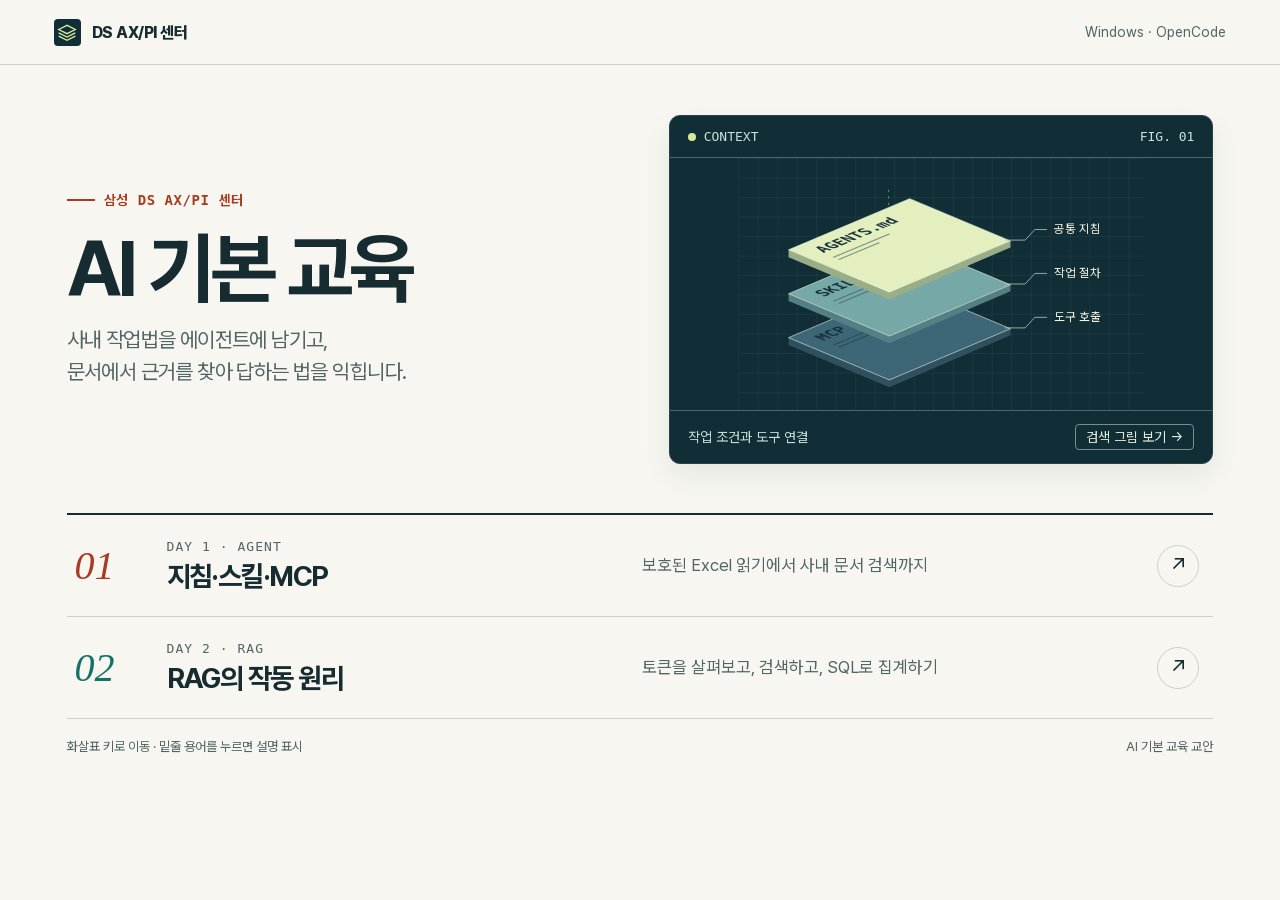
<file: index.html>
<!doctype html>
<html lang="ko">
  <head>
    <meta charset="utf-8" />
    <meta name="viewport" content="width=device-width, initial-scale=1" />
    <meta name="theme-color" content="#112e37" />
    <meta
      name="description"
      content="삼성 DS AX/PI 센터 AI 기본 교육. Windows OpenCode 실습에서 지침·스킬·MCP와 RAG의 원리를 배우는 대화형 교안 두 편."
    />
    <title>AI 기본 교육 | 삼성 DS AX/PI 센터</title>
    <link rel="icon" href="assets/icon.svg" />
    <link rel="stylesheet" href="assets/base.css" />
  </head>
  <body>
    <div class="shell">
      <header class="topbar">
        <div class="brand">
          <span class="brand-mark" aria-hidden="true"
            ><svg viewBox="0 0 24 24">
              <g fill="none" stroke="currentColor" stroke-width="1.6">
                <path d="m2 9 10-5 10 5-10 5zM2 13l10 5 10-5M2 17l10 5 10-5" />
              </g></svg></span
          ><span>DS AX/PI 센터</span>
        </div>
        <span class="topmeta">Windows · OpenCode</span>
      </header>
      <main class="home">
        <div class="home-hero">
          <div>
            <p class="eyebrow">삼성 DS AX/PI 센터</p>
            <h1><span>AI 기본 교육</span></h1>
            <p class="lead">
              사내 작업법을 에이전트에 남기고,<br />문서에서 근거를 찾아 답하는
              법을 익힙니다.
            </p>
          </div>
          <div class="instrument">
            <div class="fighead">
              <span
                ><i class="lamp"></i
                ><span id="instrumentTitle">CONTEXT</span></span
              ><span id="figNumber">FIG. 01</span>
            </div>
            <div id="art"></div>
            <div class="figfoot">
              <span id="artLabel">작업 조건과 도구 연결</span
              ><button type="button" id="switchFig">검색 그림 보기 →</button>
            </div>
          </div>
        </div>
        <nav class="course-index" aria-label="교안 선택">
          <a class="course-link" href="agent/index.html"
            ><span class="no">01</span>
            <div>
              <small>DAY 1 · AGENT</small>
              <h2>지침·스킬·MCP</h2>
            </div>
            <p>보호된 Excel 읽기에서 사내 문서 검색까지</p>
            <span class="round" aria-hidden="true">↗</span></a
          >
          <a class="course-link r" href="rag/index.html"
            ><span class="no">02</span>
            <div>
              <small>DAY 2 · RAG</small>
              <h2>RAG의 작동 원리</h2>
            </div>
            <p>토큰을 살펴보고, 검색하고, SQL로 집계하기</p>
            <span class="round" aria-hidden="true">↗</span></a
          >
        </nav>
        <footer class="home-footer">
          <span>화살표 키로 이동 · 밑줄 용어를 누르면 설명 표시</span
          ><span>AI 기본 교육 교안</span>
        </footer>
      </main>
    </div>
    <script src="assets/art.js"></script>
    <script>
      let active = 0;
      function figure() {
        document.querySelector("#art").innerHTML = active
          ? searchArt()
          : contextArt();
        document.querySelector("#instrumentTitle").textContent = active
          ? "RETRIEVAL"
          : "CONTEXT";
        document.querySelector("#figNumber").textContent = active
          ? "FIG. 02"
          : "FIG. 01";
        document.querySelector("#artLabel").textContent = active
          ? "질문과 가까운 문서 찾기"
          : "작업 조건과 도구 연결";
        document.querySelector("#switchFig").textContent = active
          ? "작업 그림 보기 →"
          : "검색 그림 보기 →";
      }
      document.querySelector("#switchFig").onclick = () => {
        active = 1 - active;
        figure();
      };
      figure();
    </script>
  </body>
</html>
</file>
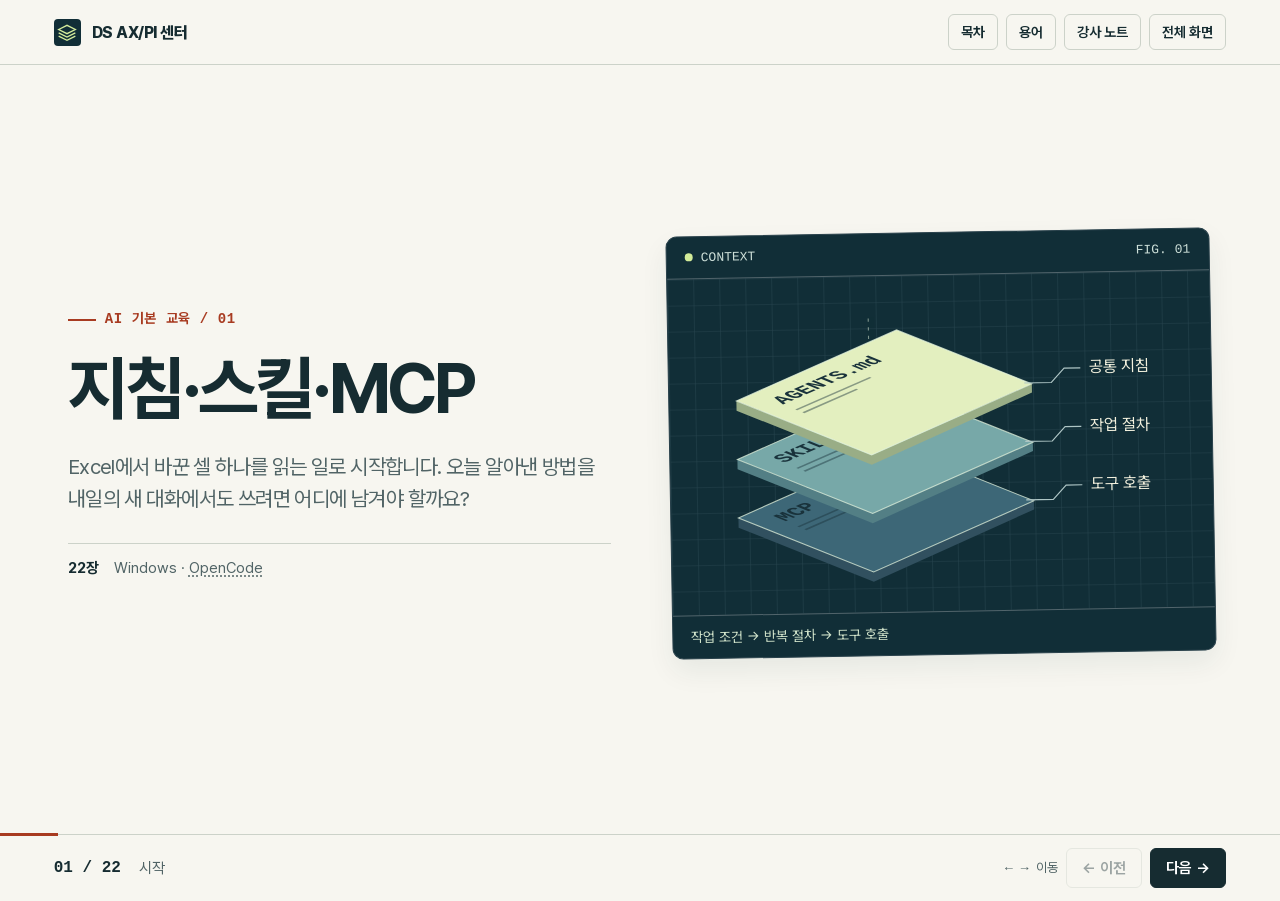
<file: agent/index.html>
<!doctype html>
<html lang="ko">
  <head>
    <meta charset="utf-8" />
    <meta name="viewport" content="width=device-width, initial-scale=1" />
    <meta name="theme-color" content="#112e37" />
    <title>지침·스킬·MCP | AI 기본 교육</title>
    <link rel="icon" href="../assets/icon.svg" />
    <link rel="stylesheet" href="../assets/base.css" />
  </head>
  <body data-deck="agent">
    <div class="deck-shell">
      <header class="topbar">
        <a
          href="../index.html"
          class="brand"
          aria-label="DS AX/PI 센터 교안 목록"
          ><span class="brand-mark" aria-hidden="true"
            ><svg viewBox="0 0 24 24">
              <g fill="none" stroke="currentColor" stroke-width="1.6">
                <path d="m2 9 10-5 10 5-10 5zM2 13l10 5 10-5M2 17l10 5 10-5" />
              </g></svg></span
          ><span>DS AX/PI 센터</span></a
        >
        <nav class="tools" aria-label="발표 도구">
          <button class="chrome" data-dialog="toc" title="목차 (M)">목차</button
          ><button class="chrome" data-dialog="gloss">용어</button
          ><button class="chrome" data-dialog="note" title="강사 노트 (N)">
            강사 노트</button
          ><button class="chrome" id="fullscreen" aria-pressed="false">
            전체 화면
          </button>
        </nav>
      </header>
      <main id="page" class="page"></main>
      <footer class="deckfoot">
        <div class="progress"></div>
        <div class="footin">
          <div class="countgroup">
            <span class="pagecount"></span><span class="section-label"></span>
          </div>
          <div class="btns">
            <span class="key">← → 이동</span
            ><button id="prev" class="ctrl">← 이전</button
            ><button id="next" class="ctrl primary">다음 →</button>
          </div>
        </div>
      </footer>
    </div>
    <dialog aria-labelledby="dialogTitle">
      <div class="dialog-head">
        <h2 id="dialogTitle"></h2>
        <button id="closeDialog" class="chrome">닫기 ×</button>
      </div>
      <div id="dialogBody"></div>
    </dialog>
    <div class="tooltip" id="termTip" role="tooltip" hidden></div>
    <div id="announcer" aria-live="polite" class="sr"></div>
    <noscript>이 교안을 보려면 브라우저에서 JavaScript를 켜 주세요.</noscript>
    <script src="../assets/art.js"></script>
    <script src="../assets/shared.js"></script>
    <script src="../assets/agent-widgets.js"></script>
    <script src="lesson.js"></script>
    <script src="../assets/deck.js"></script>
  </body>
</html>
</file>
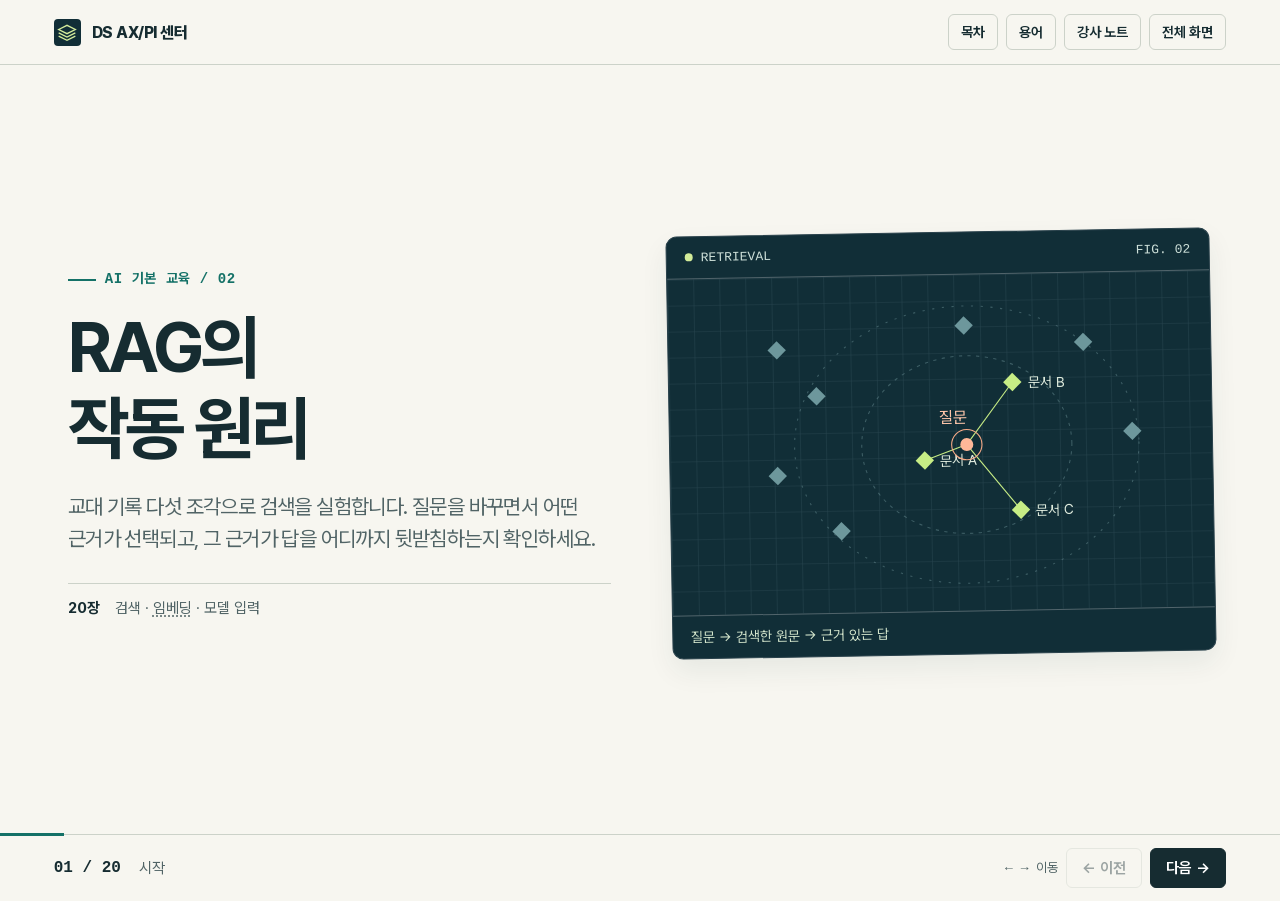
<file: rag/index.html>
<!doctype html>
<html lang="ko">
  <head>
    <meta charset="utf-8" />
    <meta name="viewport" content="width=device-width, initial-scale=1" />
    <meta name="theme-color" content="#112e37" />
    <title>RAG의 작동 원리 | AI 기본 교육</title>
    <link rel="icon" href="../assets/icon.svg" />
    <link rel="stylesheet" href="../assets/base.css" />
  </head>
  <body data-deck="rag">
    <div class="deck-shell">
      <header class="topbar">
        <a
          href="../index.html"
          class="brand"
          aria-label="DS AX/PI 센터 교안 목록"
          ><span class="brand-mark" aria-hidden="true"
            ><svg viewBox="0 0 24 24">
              <g fill="none" stroke="currentColor" stroke-width="1.6">
                <path d="m2 9 10-5 10 5-10 5zM2 13l10 5 10-5M2 17l10 5 10-5" />
              </g></svg></span
          ><span>DS AX/PI 센터</span></a
        >
        <nav class="tools" aria-label="발표 도구">
          <button class="chrome" data-dialog="toc" title="목차 (M)">목차</button
          ><button class="chrome" data-dialog="gloss">용어</button
          ><button class="chrome" data-dialog="note" title="강사 노트 (N)">
            강사 노트</button
          ><button class="chrome" id="fullscreen" aria-pressed="false">
            전체 화면
          </button>
        </nav>
      </header>
      <main id="page" class="page"></main>
      <footer class="deckfoot">
        <div class="progress"></div>
        <div class="footin">
          <div class="countgroup">
            <span class="pagecount"></span><span class="section-label"></span>
          </div>
          <div class="btns">
            <span class="key">← → 이동</span
            ><button id="prev" class="ctrl">← 이전</button
            ><button id="next" class="ctrl primary">다음 →</button>
          </div>
        </div>
      </footer>
    </div>
    <dialog aria-labelledby="dialogTitle">
      <div class="dialog-head">
        <h2 id="dialogTitle"></h2>
        <button id="closeDialog" class="chrome">닫기 ×</button>
      </div>
      <div id="dialogBody"></div>
    </dialog>
    <div class="tooltip" id="termTip" role="tooltip" hidden></div>
    <div id="announcer" aria-live="polite" class="sr"></div>
    <noscript>이 교안을 보려면 브라우저에서 JavaScript를 켜 주세요.</noscript>
    <script src="../assets/art.js"></script>
    <script src="../assets/shared.js"></script>
    <script src="../assets/corpus.js"></script>
    <script src="../assets/rag-widgets.js"></script>
    <script src="lesson.js"></script>
    <script src="../assets/deck.js"></script>
  </body>
</html>
</file>
<file: assets/base.css>
@font-face {
  font-family: Pretendard;
  src: url(pretendard.woff2) format("woff2");
  font-weight: 100 900;
  font-display: swap;
}
:root {
  --paper: #f7f6f0;
  --white: #fffefa;
  --ink: #162c31;
  --soft: #516466;
  --line: #ccd2c9;
  --dark: #112e37;
  --red: #a83b21;
  --accent: #a83b21;
  --tint: #f6e6dc;
  --lime: #d6efa7;
  --mono: ui-monospace, SFMono-Regular, Consolas, monospace;
}
* {
  box-sizing: border-box;
}
body {
  margin: 0;
  background: var(--paper);
  color: var(--ink);
  font-family: Pretendard, "Malgun Gothic", sans-serif;
  word-break: keep-all;
  overflow-wrap: break-word;
}
a {
  color: inherit;
  text-underline-offset: 4px;
}
button,
input,
select {
  font: inherit;
}
button,
a.ctrl {
  cursor: pointer;
}
button {
  color: inherit;
}
button:focus-visible,
a:focus-visible,
input:focus-visible,
select:focus-visible,
summary:focus-visible {
  outline: 3px solid #db7a21;
  outline-offset: 3px;
}
button:disabled {
  cursor: default;
  opacity: 0.4;
}
::selection {
  background: #cee9b5;
  color: #19342b;
}
body[data-deck="rag"] {
  --accent: #147167;
  --tint: #dcefe5;
}
.mono,
.eyebrow,
.fighead,
.pagecount,
.key,
.step-tag {
  font-family: var(--mono), Pretendard, sans-serif;
  font-variant-numeric: tabular-nums;
}
.shell {
  max-width: 1580px;
  margin: auto;
}
.topbar {
  display: flex;
  align-items: center;
  justify-content: space-between;
  padding: 0 clamp(20px, 4.2vw, 84px);
  height: 65px;
  border-bottom: 1px solid var(--line);
  gap: 12px;
}
.brand {
  display: flex;
  align-items: center;
  gap: 11px;
  text-decoration: none;
  font-weight: 780;
  font-size: 16px;
  letter-spacing: -0.03em;
}
.brand-mark {
  width: 27px;
  height: 27px;
  background: var(--dark);
  color: #d5ec9c;
  display: grid;
  place-items: center;
  border-radius: 4px;
}
.brand-mark svg {
  width: 20px;
  height: 20px;
}
.topmeta {
  color: var(--soft);
  font-size: 14px;
}
.tools,
.btns,
.choices {
  display: flex;
  gap: 8px;
  align-items: center;
  flex-wrap: wrap;
}
.chrome,
.ctrl,
.choice,
.copy,
.action,
.tool-link {
  display: inline-flex;
  align-items: center;
  justify-content: center;
  gap: 7px;
  min-height: 40px;
  border: 1px solid var(--line);
  border-radius: 6px;
  background: transparent;
  padding: 9px 15px;
  font-weight: 630;
  font-size: 15px;
  text-decoration: none;
}
.chrome,
.copy {
  font-size: 14px;
  min-height: 36px;
  padding: 7px 12px;
}
.ctrl:hover,
.chrome:hover,
.choice:hover,
.copy:hover,
.tool-link:hover {
  background: #e8ece3;
}
.primary,
.action {
  background: var(--ink);
  color: white;
  border-color: var(--ink);
}
.action:hover,
.primary:hover {
  background: #29474d;
}
.choice[aria-pressed="true"] {
  background: var(--ink);
  color: #fff;
  border-color: var(--ink);
}
.key {
  color: var(--soft);
  font-size: 13px;
}
.hero-num {
  font-family: Georgia, serif;
  font-style: italic;
  font-weight: 400;
  color: var(--accent);
}
.eyebrow {
  display: flex;
  align-items: center;
  gap: 9px;
  font-size: 14px;
  font-weight: 650;
  letter-spacing: 0.04em;
  color: var(--accent);
  margin: 0 0 17px;
}
.eyebrow:before {
  content: "";
  width: 28px;
  height: 2px;
  background: currentColor;
}
h1,
h2,
h3,
p {
  margin: 0;
}
h1,
h2,
h3 {
  letter-spacing: -0.055em;
  line-height: 1.14;
}
p {
  line-height: 1.55;
}
h1 {
  font-size: clamp(42px, 5.5vw, 82px);
}
h2 {
  font-size: clamp(36px, 4.35vw, 70px);
}
h3 {
  font-size: clamp(24px, 2.4vw, 34px);
}
.lead {
  font-size: clamp(19px, 1.65vw, 26px);
  color: var(--soft);
  line-height: 1.52;
  letter-spacing: -0.028em;
  margin-top: 14px;
}
.small {
  font-size: 15px;
  line-height: 1.5;
  color: var(--soft);
}
.home {
  padding: 0 clamp(22px, 5.2vw, 86px) 34px;
}
.home-hero {
  display: grid;
  grid-template-columns: 1fr 1fr;
  gap: 5%;
  align-items: center;
  min-height: 390px;
  padding: clamp(32px, 5.5vh, 65px) 0;
}
.home-hero h1 {
  font-size: clamp(54px, 6.1vw, 98px);
  line-height: 1.05;
}
.home-hero h1 span {
  display: block;
}
.home-hero p.lead {
  max-width: 560px;
}
.instrument {
  border: 1px solid #29414b;
  border-radius: 11px;
  background: var(--dark);
  color: #e3ecdf;
  overflow: hidden;
  box-shadow: 0 12px 28px #12323812;
}
.instrument svg {
  display: block;
  width: 100%;
  height: auto;
}
.fighead,
.figfoot {
  display: flex;
  align-items: center;
  justify-content: space-between;
  gap: 12px;
  padding: 13px 18px;
  font-size: 13px;
}
.fighead {
  border-bottom: 1px solid #51646b;
  color: #cee0d9;
}
.figfoot {
  border-top: 1px solid #51646b;
  color: #caddd6;
  font-size: 14px;
}
.fighead .lamp {
  width: 8px;
  height: 8px;
  border-radius: 50%;
  display: inline-block;
  background: #d3ec99;
  margin-right: 8px;
}
.home-hero .instrument svg {
  max-height: min(28vh, 295px);
}
.figfoot button {
  background: transparent;
  color: #e4efdf;
  border: 1px solid #789089;
  border-radius: 4px;
  padding: 4px 10px;
}
.course-index {
  border-top: 2px solid var(--ink);
}
.course-link {
  display: grid;
  align-items: center;
  grid-template-columns: 76px minmax(260px, 0.92fr) minmax(230px, 1fr) 48px;
  gap: 16px;
  padding: 24px 8px;
  border-bottom: 1px solid var(--line);
  text-decoration: none;
}
.course-link:hover {
  background: #e9ede3;
}
.course-link .no {
  font:
    italic 40px Georgia,
    serif;
  color: var(--red);
}
.course-link.r .no {
  color: #147167;
}
.course-link h2 {
  font-size: clamp(23px, 2.2vw, 35px);
}
.course-link small {
  font: 13px var(--mono);
  letter-spacing: 0.08em;
  color: var(--soft);
  display: block;
  margin-bottom: 6px;
}
.course-link p {
  font-size: 17px;
  color: var(--soft);
}
.round {
  border: 1px solid var(--line);
  border-radius: 50%;
  width: 42px;
  height: 42px;
  display: grid;
  place-items: center;
  font-size: 21px;
}
.home-footer {
  display: flex;
  gap: 12px;
  justify-content: space-between;
  color: var(--soft);
  font-size: 13px;
  padding-top: 20px;
}
.deck-shell {
  min-height: 100dvh;
  display: flex;
  flex-direction: column;
}
.page {
  width: 100%;
  max-width: 1450px;
  margin: auto;
  padding: clamp(24px, 4.9vh, 64px) clamp(24px, 5.3vw, 90px);
  flex: 1;
  display: flex;
  flex-direction: column;
  justify-content: center;
}
.page h1 {
  font-size: clamp(38px, 4.3vw, 70px);
}
.page .deckcover h1 {
  font-size: clamp(46px, 5.5vw, 87px);
}
.deckcover {
  display: grid;
  align-items: center;
  grid-template-columns: 1fr 1fr;
  gap: 5%;
}
.deckcover h1 span {
  display: block;
}
.deckcover .figfoot {
  color: #d3e5cc;
}
.deckcover .lead {
  margin: 23px 0;
}
.deckcover .instrument {
  transform: rotate(-1deg);
}
.deckcover .cover-meta {
  display: flex;
  gap: 15px;
  align-items: center;
  margin-top: 28px;
  border-top: 1px solid var(--line);
  padding-top: 15px;
  font-size: 15px;
  color: var(--soft);
}
.cover-meta strong {
  color: var(--ink);
}
.mainbody {
  margin-top: clamp(21px, 3.8vh, 44px);
}
.stage {
  background: var(--white);
  border: 1px solid var(--line);
  border-radius: 10px;
  padding: clamp(18px, 2.3vw, 36px);
  font-size: clamp(17px, 1.55vw, 24px);
}
.stage p + p {
  margin-top: 9px;
}
.stage .label,
.label {
  font-size: 14px;
  font-weight: 700;
  color: var(--accent);
  letter-spacing: 0.035em;
  margin-bottom: 10px;
}
.twocol {
  display: grid;
  grid-template-columns: 1fr 1fr;
  gap: clamp(16px, 2.4vw, 38px);
  align-items: center;
}
.twocol.top {
  align-items: start;
}
.aside-copy {
  font-size: clamp(19px, 1.7vw, 26px);
  line-height: 1.5;
}
.aside-copy b {
  color: var(--accent);
}
.take {
  display: flex;
  align-items: baseline;
  gap: 10px;
  background: var(--tint);
  color: var(--ink);
  border-radius: 6px;
  padding: 13px 17px;
  margin-top: 16px;
  font-size: clamp(16px, 1.4vw, 21px);
  line-height: 1.45;
}
.take:before {
  content: "↳";
  color: var(--accent);
  font-weight: 800;
}
.stack {
  display: grid;
  gap: 12px;
}
.rowline {
  display: flex;
  gap: 12px;
  align-items: baseline;
  padding: 10px 0;
  border-bottom: 1px solid var(--line);
}
.rowline:last-child {
  border-bottom: 0;
}
.step-tag {
  flex: none;
  font-size: 15px;
  color: var(--accent);
}
.stage .choices,
.stage .btns {
  margin: 12px 0;
}
.prompt,
.codebox {
  background: #142e37;
  color: #eef3e8;
  border-radius: 8px;
  padding: 18px 20px;
}
.prompt .label,
.codebox .label {
  color: #cce99b;
}
.prompt p {
  font-weight: 560;
  font-size: clamp(18px, 1.66vw, 25px);
  line-height: 1.5;
}
.codebox .codehead,
.prompt .codehead {
  display: flex;
  align-items: center;
  justify-content: space-between;
  gap: 8px;
  margin-bottom: 9px;
}
.codehead .label {
  margin: 0;
}
.copy {
  background: transparent;
  color: inherit;
  border-color: #64787b;
}
.copy:hover {
  background: #314952;
}
.codebox pre {
  font:
    clamp(14px, 1.28vw, 20px) / 1.48 var(--mono),
    Pretendard,
    sans-serif;
  margin: 0;
  white-space: pre-wrap;
  overflow-wrap: anywhere;
  tab-size: 2;
}
.flow {
  display: flex;
  align-items: stretch;
  gap: 8px;
}
.flow-item {
  flex: 1;
  min-width: 0;
  border-top: 2px solid var(--line);
  padding: 14px 5px 5px;
}
.flow-item.on {
  border-color: var(--accent);
}
.flow-item.on .flow-n {
  background: var(--accent);
  color: white;
}
.flow-n {
  font: 14px var(--mono);
  color: var(--soft);
  display: inline-grid;
  place-items: center;
  min-width: 34px;
  height: 27px;
  background: #e9ede6;
  border-radius: 3px;
  margin-bottom: 12px;
}
.flow-item strong {
  display: block;
  font-size: clamp(20px, 1.9vw, 28px);
  line-height: 1.18;
  letter-spacing: -0.035em;
}
.flow-item p {
  font-size: clamp(15px, 1.24vw, 19px);
  color: var(--soft);
  margin-top: 8px;
}
.flow-arr {
  align-self: center;
  color: #697f77;
}
.result {
  margin-top: 14px;
  background: #eaf1e3;
  border-radius: 6px;
  padding: 14px 18px;
  line-height: 1.55;
  font-size: clamp(17px, 1.45vw, 22px);
}
.result.warn {
  background: #f7e5d8;
}
.result strong {
  color: var(--ink);
}
.placeholder {
  background: #ecefe9;
  color: var(--soft);
}
.qtext {
  font-size: clamp(23px, 2.3vw, 36px);
  font-weight: 700;
  line-height: 1.3;
  letter-spacing: -0.04em;
}
.rowline strong {
  min-width: 5em;
}
.term {
  display: inline;
  color: inherit;
  text-decoration: underline dotted;
  text-underline-offset: 0.18em;
  border: 0;
  background: none;
  font: inherit;
  letter-spacing: inherit;
  padding: 0;
  cursor: help;
}
.tooltip {
  position: fixed;
  z-index: 10;
  background: #152f36;
  color: #fffef3;
  border: 1px solid #64817b;
  border-radius: 7px;
  padding: 11px 14px;
  box-shadow: 0 5px 22px #102d3438;
  max-width: min(330px, 90vw);
  font-size: 16px;
  line-height: 1.5;
  pointer-events: none;
}
.deckfoot {
  position: sticky;
  bottom: 0;
  z-index: 3;
  background: var(--paper);
  margin-top: auto;
  border-top: 1px solid var(--line);
}
.progress {
  position: absolute;
  top: -2px;
  left: 0;
  height: 3px;
  background: var(--accent);
  transition: width 0.2s;
}
.footin {
  max-width: 1530px;
  margin: auto;
  display: flex;
  align-items: center;
  justify-content: space-between;
  gap: 12px;
  min-height: 65px;
  padding: 10px clamp(20px, 4.2vw, 84px);
}
.pagecount {
  font-size: 16px;
  font-weight: 700;
}
.countgroup {
  display: flex;
  align-items: center;
  gap: 18px;
}
.section-label {
  font-size: 15px;
  color: var(--soft);
}
.footin .btns {
  flex-wrap: nowrap;
}
.footin .ctrl {
  min-width: 74px;
}
.endlink {
  display: inline-flex;
  margin-top: 14px;
}
dialog {
  width: min(760px, 92vw);
  max-height: 85dvh;
  border: 1px solid var(--line);
  border-radius: 12px;
  background: var(--white);
  color: var(--ink);
  padding: 0;
  box-shadow: 0 28px 110px #0b29294d;
}
dialog::backdrop {
  background: #132c368c;
}
dialog .dialog-head {
  display: flex;
  align-items: center;
  justify-content: space-between;
  background: var(--white);
  position: sticky;
  top: 0;
  z-index: 1;
  padding: 18px 22px;
  border-bottom: 1px solid var(--line);
}
dialog h2 {
  font-size: 25px;
}
#dialogBody {
  padding: 17px 22px 24px;
}
#dialogBody p {
  font-size: 18px;
}
#dialogBody .small {
  font-size: 15px;
}
.tocrow {
  width: 100%;
  display: flex;
  align-items: baseline;
  gap: 14px;
  text-align: left;
  background: transparent;
  border: 0;
  border-bottom: 1px solid var(--line);
  font-size: 17px;
  padding: 10px 6px;
}
.tocrow span {
  font: 13px var(--mono);
  color: var(--soft);
}
.tocrow.current,
.tocrow:hover {
  background: var(--tint);
}
.tocgroup {
  margin: 15px 0 3px;
  color: var(--accent);
  font-weight: 750;
  font-size: 14px;
}
.lab-table {
  width: 100%;
  border-collapse: collapse;
  font-size: clamp(16px, 1.5vw, 22px);
}
.lab-table th,
.lab-table td {
  border: 1px solid var(--line);
  padding: 9px;
  text-align: left;
}
.lab-table th {
  background: #e8ece4;
}
.lab-table input {
  width: 100%;
  min-width: 60px;
  background: #f2f9de;
  border: 2px solid #739552;
  border-radius: 2px;
  padding: 5px;
  font-weight: 700;
  color: var(--ink);
}
select {
  max-width: 100%;
  background: var(--white);
  border: 1px solid #8b9c94;
  border-radius: 5px;
  padding: 8px;
  line-height: 1.3;
  color: var(--ink);
}
label.control {
  display: grid;
  gap: 8px;
  font-size: 15px;
  font-weight: 650;
}
.chips {
  display: flex;
  gap: 6px;
  flex-wrap: wrap;
  align-items: center;
}
.chip {
  background: #ddecdb;
  color: #233e39;
  border: 1px solid #a1bdac;
  padding: 8px 12px;
  border-radius: 5px;
  font:
    clamp(17px, 1.65vw, 24px) var(--mono),
    Pretendard,
    sans-serif;
}
.chip:nth-child(3n + 2) {
  background: #f6e3cc;
}
.chip:nth-child(3n) {
  background: #dbe7f1;
}
.chip[aria-pressed="true"] {
  outline: 2px solid var(--ink);
}
.meter {
  height: 23px;
  background: #e4e9df;
  overflow: hidden;
  border-radius: 3px;
  margin: 13px 0;
}
.meter i {
  display: block;
  height: 100%;
  background: #53866f;
}
.meter.over i {
  background: #ba5938;
}
input[type="range"] {
  width: 100%;
  accent-color: #247569;
  cursor: pointer;
}
.data-rank {
  display: flex;
  align-items: center;
  gap: 8px;
  margin: 8px 0;
  font-size: 16px;
}
.data-rank .id {
  font: 14px var(--mono);
  color: var(--soft);
}
.data-rank strong {
  min-width: 72px;
}
.bar {
  flex: 1;
  height: 8px;
  background: #e3eae1;
}
.bar i {
  height: 100%;
  display: block;
  background: #447f73;
}
.data-rank.muted .bar i {
  background: #a8b6b0;
}
.score {
  font-family: var(--mono);
  font-size: 15px;
}
.plot {
  display: block;
  width: 100%;
  max-height: 240px;
  background: var(--dark);
  border-radius: 8px;
}
.two-panels {
  display: grid;
  grid-template-columns: 1fr 1fr;
  gap: 18px;
}
.indexcard {
  border: 1px solid var(--line);
  border-radius: 6px;
  padding: 14px;
  line-height: 1.5;
  background: var(--paper);
}
.indexcard strong {
  display: block;
}
.indexcard code {
  font-size: 0.8em;
  overflow-wrap: anywhere;
}
.mini {
  font-size: 15px;
  color: var(--soft);
}
.divider {
  border: 0;
  border-top: 1px solid var(--line);
  margin: 15px 0;
}
.highlight {
  color: var(--accent);
}
.ref-list {
  display: flex;
  flex-wrap: wrap;
  gap: 10px;
  margin-top: 16px;
}
.ref-list a {
  font-size: 15px;
  color: var(--soft);
}
.sr {
  position: absolute;
  width: 1px;
  height: 1px;
  overflow: hidden;
  clip-path: inset(50%);
}
[hidden] {
  display: none !important;
}
@media (min-width: 1000px) and (min-height: 880px) {
  .page {
    padding-top: 52px;
    padding-bottom: 65px;
  }
  .mainbody {
    margin-top: 40px;
  }
  .stage {
    padding: 32px 36px;
  }
}
@media (max-height: 760px) and (min-width: 801px) {
  .topbar {
    height: 50px;
  }
  .page {
    padding-top: 20px;
    padding-bottom: 20px;
  }
  .page h1 {
    font-size: clamp(36px, 3.7vw, 57px);
  }
  .lead {
    margin-top: 8px;
  }
  .mainbody {
    margin-top: 17px;
  }
  .eyebrow {
    margin-bottom: 9px;
  }
  .stage {
    padding: 18px 23px;
  }
  .footin {
    min-height: 54px;
    padding-top: 6px;
    padding-bottom: 6px;
  }
  .deckcover .instrument svg {
    max-height: 38vh;
  }
}
@media (max-width: 800px) {
  .home-hero,
  .deckcover {
    grid-template-columns: 1fr;
  }
  .home-hero {
    gap: 22px;
  }
  .home-hero .instrument svg,
  .deckcover .instrument svg {
    max-height: 245px;
  }
  .course-link {
    grid-template-columns: 45px 1fr 36px;
    gap: 9px;
    padding: 17px 0;
  }
  .course-link p {
    grid-column: 2;
    grid-row: auto;
    font-size: 15px;
  }
  .course-link .round {
    grid-column: 3;
    grid-row: 1/3;
    width: 34px;
    height: 34px;
  }
  .course-link .no {
    font-size: 31px;
    align-self: start;
  }
  .deckcover {
    gap: 24px;
  }
  .cover-meta {
    margin-top: 12px !important;
  }
  .deckcover .instrument {
    transform: none;
  }
  .page {
    justify-content: flex-start;
  }
  .twocol,
  .two-panels {
    grid-template-columns: 1fr;
  }
  .stage {
    font-size: 18px;
  }
  .choice {
    font-size: 15px;
  }
  .flow {
    flex-wrap: wrap;
  }
  .flow-item {
    flex-basis: 40%;
  }
  .flow-arr {
    display: none;
  }
  .topmeta {
    display: none;
  }
  .topbar {
    padding: 0 15px;
    height: 56px;
  }
  .tools {
    gap: 4px;
  }
  .chrome {
    font-size: 13px;
    padding: 7px;
  }
  .footin {
    min-height: 57px;
    padding: 7px 14px;
  }
  .section-label {
    display: none;
  }
  .countgroup {
    gap: 8px;
  }
  .home-footer {
    flex-wrap: wrap;
  }
  .home-hero .eyebrow {
    margin-bottom: 10px;
  }
  .codebox pre {
    font-size: 15px;
  }
  .fighead,
  .figfoot {
    padding: 9px 12px;
  }
  .lead {
    font-size: 20px;
  }
  .twocol {
    gap: 17px;
  }
  .qtext {
    font-size: 24px;
  }
  .page h1 {
    font-size: clamp(32px, 6.3vw, 48px);
  }
  .key {
    display: none;
  }
  .footin .ctrl {
    min-width: 61px;
  }
}
@media (max-width: 420px) {
  .brand {
    font-size: 13px;
    gap: 6px;
  }
  .home-hero h1 {
    font-size: 54px;
  }
  .tools .chrome {
    padding: 6px;
  }
  .home {
    padding: 0 18px 20px;
  }
  .stage {
    padding: 15px;
  }
  .page {
    padding: 22px 17px;
  }
  .page .deckcover h1 {
    font-size: 45px;
  }
  .rowline {
    gap: 7px;
  }
  .ctrl,
  .choice {
    padding: 8px 10px;
  }
  .footin .btns {
    gap: 5px;
  }
}
@media (prefers-reduced-motion: no-preference) {
  .page.show {
    animation: enter 0.18s ease-out;
  }
  @keyframes enter {
    from {
      opacity: 0.35;
      transform: translateY(3px);
    }
    to {
      opacity: 1;
      transform: none;
    }
  }
}
.lab-table.compact td,
.lab-table.compact th {
  padding: 5px 12px;
}
.selected-row {
  background: #e6f1d8;
}
.control + .control,
.control + .choices,
.choices + .two-panels,
.codebox + .small,
.aside-copy + .small,
.tool-link + .small {
  margin-top: 14px;
}
.choice:focus-visible,
.chip:focus-visible {
  outline-offset: 3px;
}
.stage .twocol:has(.plot) {
  grid-template-columns: minmax(0, 1.12fr) minmax(0, 1fr);
}
@media (max-width: 800px) {
  .stage .twocol:has(.plot) {
    grid-template-columns: 1fr;
  }
}
.take {
  display: block;
}
.take:before {
  display: inline-block;
  margin-right: 8px;
}
.twocol {
  grid-template-columns: minmax(0, 1fr) minmax(0, 1fr);
}
.twocol > div,
.flow-item,
.stage {
  min-width: 0;
}
.codebox pre {
  max-height: 31vh;
  overflow: auto;
  scrollbar-color: #68878b #142e37;
}
.codebox pre:focus-visible {
  outline: 2px solid #cce99b;
  outline-offset: 2px;
}
.scope-tree {
  border-radius: 8px;
  background: #edf0e7;
  padding: 18px 22px;
}
.tree-root {
  font-weight: 720;
  margin: 7px 0;
}
.branch {
  display: flex;
  align-items: center;
  gap: 9px;
  margin-left: 12px;
  border-left: 1px solid #97a99d;
  padding: 7px 15px;
  color: #526169;
  font:
    clamp(15px, 1.5vw, 21px) var(--mono),
    Pretendard,
    sans-serif;
}
.branch:before {
  content: "";
  width: 10px;
  height: 1px;
  background: #97a99d;
  margin-left: -15px;
}
.branch strong {
  margin-left: auto;
  border: 1px solid #a2afa7;
  border-radius: 4px;
  font: 600 14px Pretendard;
  padding: 3px 7px;
}
.branch.available {
  color: #244e40;
}
.branch.available strong {
  background: #d0e5c2;
}
.folder-icon {
  width: 18px;
  height: 12px;
  border: 1px solid currentColor;
  border-radius: 2px;
  position: relative;
}
.folder-icon:before {
  content: "";
  width: 7px;
  height: 3px;
  position: absolute;
  left: 0;
  top: -4px;
  border: 1px solid currentColor;
  border-bottom: 0;
}
.load-strip {
  display: flex;
  gap: 5px;
  flex-wrap: wrap;
  margin: 16px 0;
}
.load-strip span {
  padding: 18px 16px;
  flex: auto;
  text-align: center;
  border-radius: 4px;
  font-weight: 650;
}
.load-strip .common {
  background: #193741;
  color: #f9f9ed;
}
.load-strip .specific {
  background: #efd6c4;
  color: #68381e;
}
.load-strip .ask {
  background: #dce9b4;
  color: #263d27;
}
.load-strip .index {
  background: #d9e6ea;
  color: #254653;
}
@media (min-width: 801px) and (max-height: 845px) {
  .topbar {
    height: 54px;
  }
  .page {
    padding-top: 23px;
    padding-bottom: 23px;
  }
  .eyebrow {
    margin-bottom: 10px;
  }
  .mainbody {
    margin-top: 21px;
  }
  .stage {
    padding: 20px 24px;
  }
  .footin {
    min-height: 55px;
    padding-top: 6px;
    padding-bottom: 6px;
  }
}
@media (max-width: 800px) {
  .twocol {
    grid-template-columns: minmax(0, 1fr);
  }
  .load-strip span {
    padding: 12px;
  }
  .codebox pre {
    max-height: 38vh;
  }
}
.transform {
  display: grid;
  grid-template-columns: 1fr auto 1fr;
  align-items: center;
  gap: 7%;
  padding: 23px clamp(15px, 4vw, 62px);
  background: var(--dark);
  border-radius: 7px;
  color: #f1f4e8;
}
.transform small,
.transform strong {
  display: block;
}
.transform small {
  color: #b4c9c9;
  font-size: 14px;
}
.transform strong {
  font-size: clamp(21px, 2.5vw, 37px);
  margin-top: 6px;
}
.transform-mid {
  color: #d2eaa2;
  font: clamp(12px, 1vw, 16px) var(--mono);
}
.transform-mid i {
  display: block;
  text-align: center;
  font:
    30px Georgia,
    serif;
}
.transform > div:last-child {
  text-align: right;
}
@media (max-width: 550px) {
  .transform {
    gap: 8px;
  }
  .transform strong {
    font-size: 21px;
  }
  .transform small {
    font-size: 13px;
  }
}
.vector-map {
  background: var(--dark);
  color: #d1e1d7;
  padding: 14px 15px 10px;
  margin-top: 12px;
  border-radius: 6px;
}
.vector-map svg {
  display: block;
  width: 100%;
  max-height: 90px;
}
.vector-map div {
  display: flex;
  justify-content: space-between;
  gap: 6px;
  font:
    13px var(--mono),
    Pretendard,
    sans-serif;
  margin-top: 6px;
}
</file>
